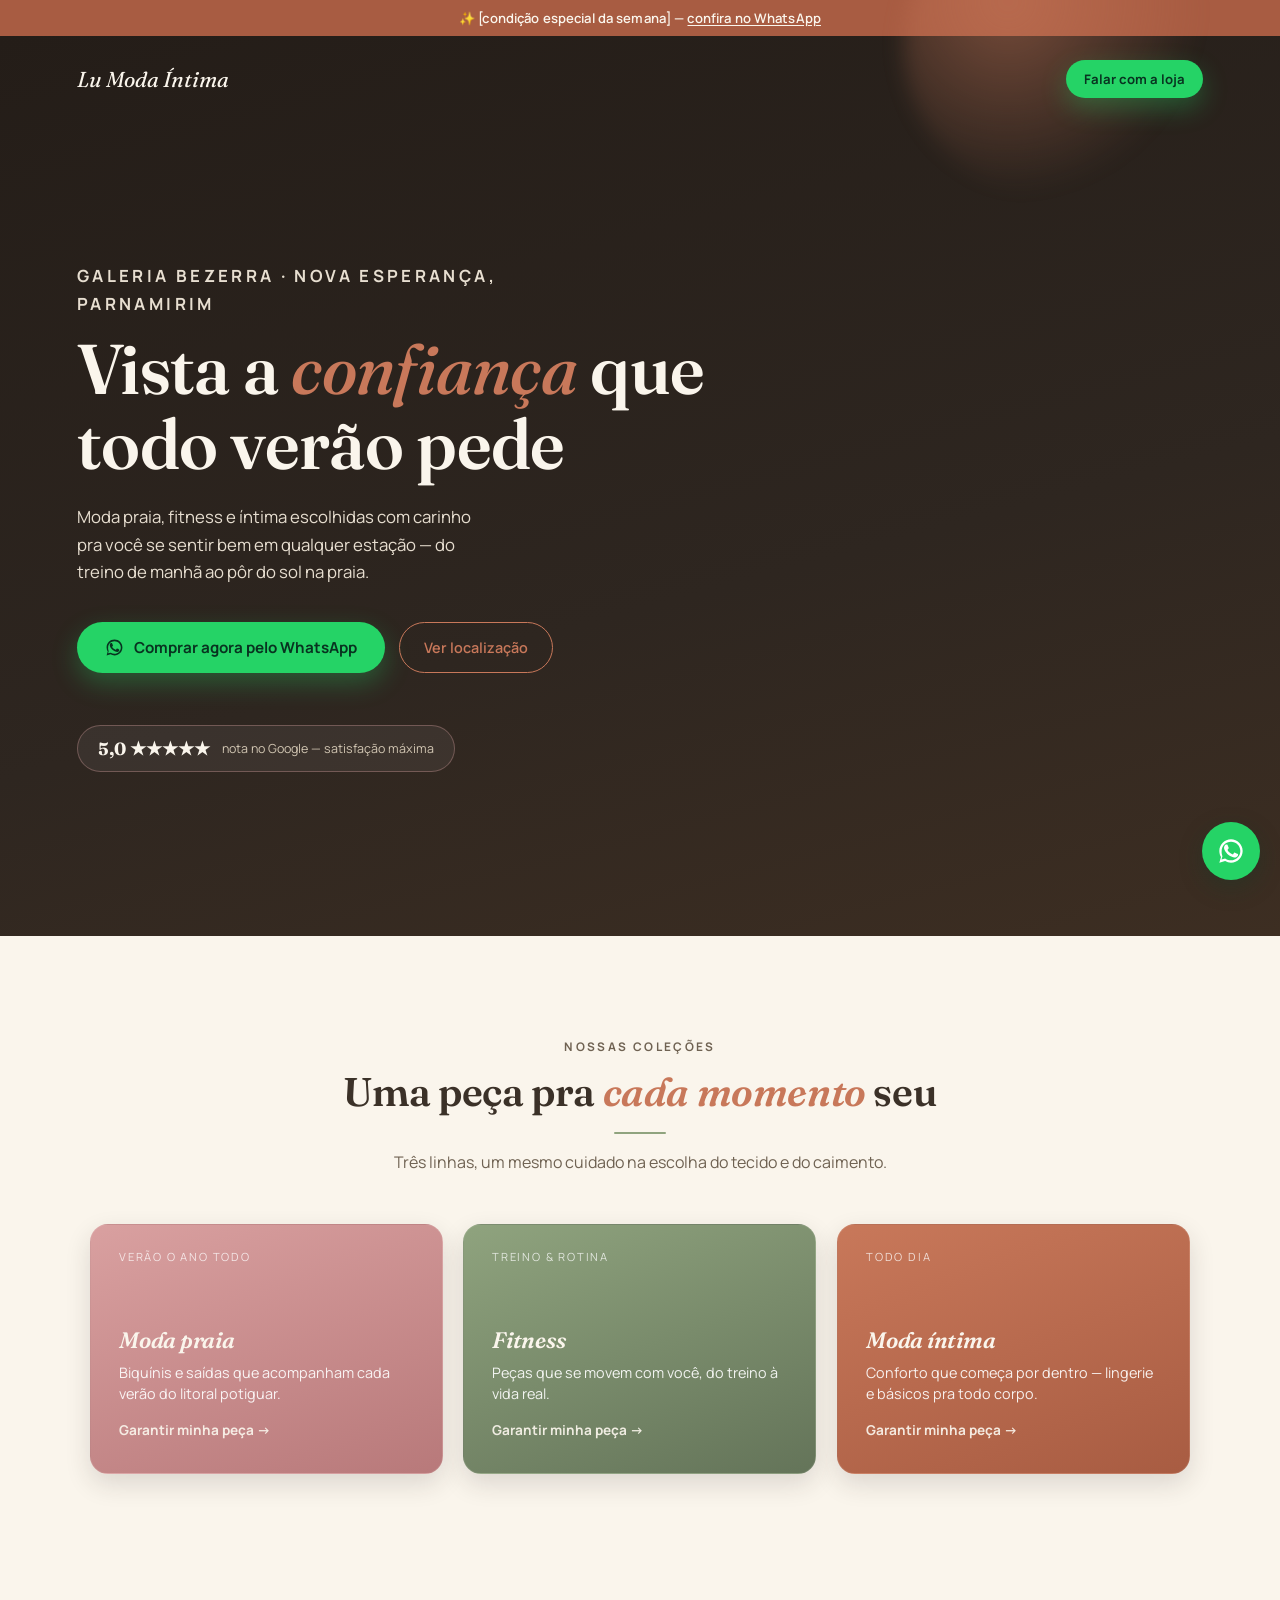
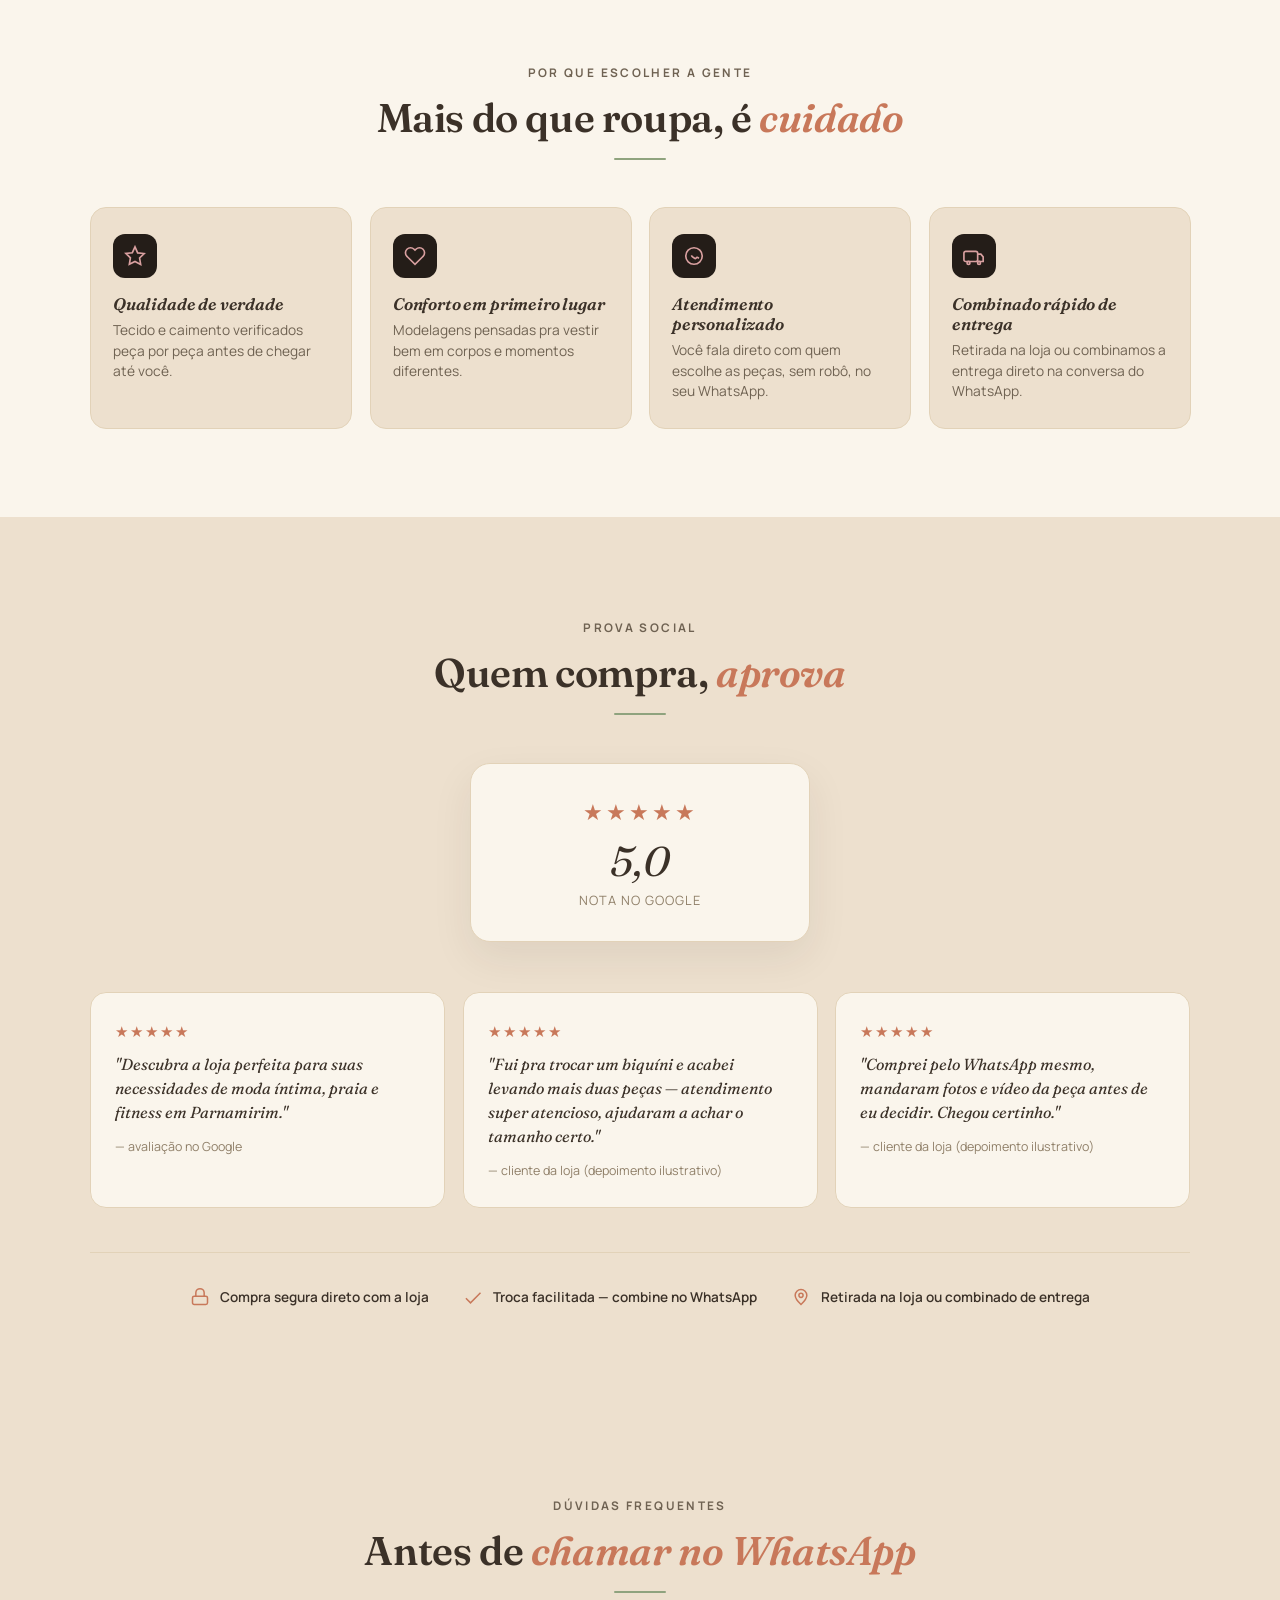
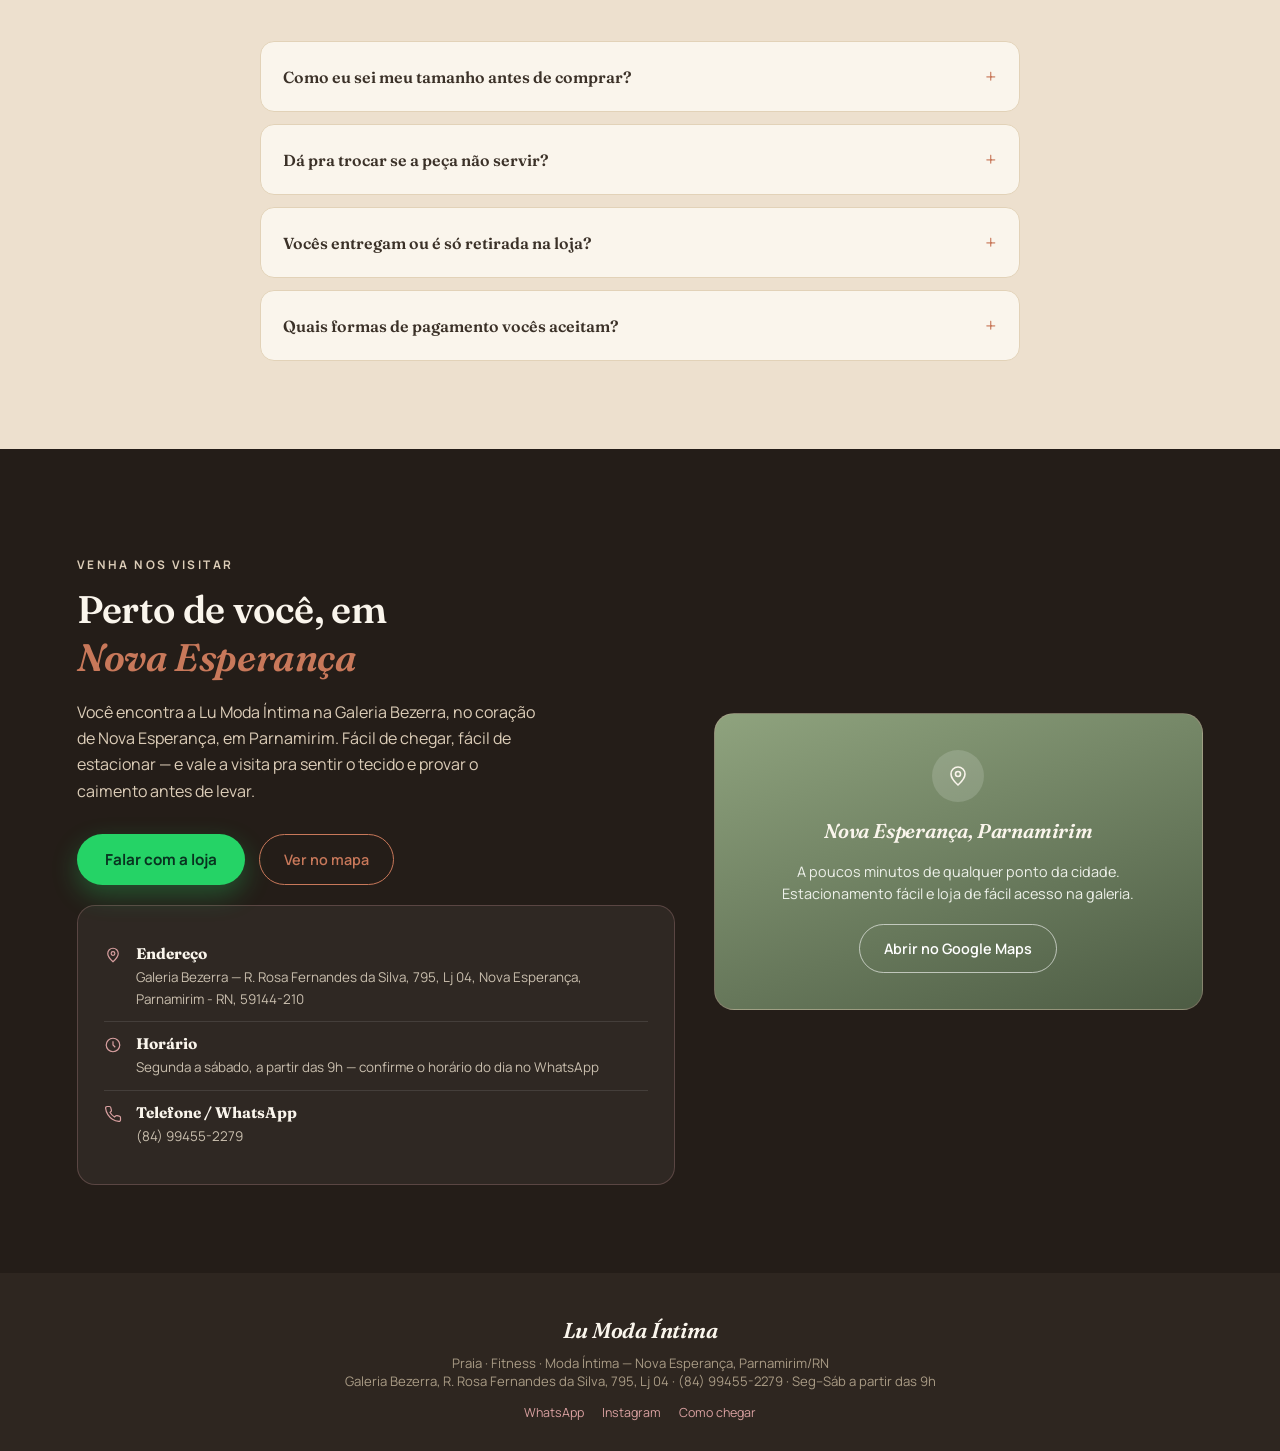
<file: index.html>
<!DOCTYPE html>
<html lang="pt-BR">
<head>
<meta charset="UTF-8">
<meta name="viewport" content="width=device-width, initial-scale=1.0">
<title>Lu Moda Íntima | Moda Praia, Fitness e Íntima em Parnamirim, RN</title>
<meta name="description" content="Loja de moda praia, fitness e íntima na Galeria Bezerra, Nova Esperança, Parnamirim/RN. Nota 5,0 no Google. Atendimento e compras pelo WhatsApp.">
<meta name="keywords" content="moda praia Parnamirim, moda íntima Parnamirim, roupa fitness Parnamirim, biquíni Parnamirim, lingerie Nova Esperança, Lu Moda Íntima">
<meta name="theme-color" content="#2E2620">
<meta property="og:type" content="website">
<meta property="og:title" content="Lu Moda Íntima | Moda Praia, Fitness e Íntima em Parnamirim, RN">
<meta property="og:description" content="Nota 5,0 no Google. Peças de moda praia, fitness e íntima na Galeria Bezerra, Nova Esperança, Parnamirim/RN. Fale agora pelo WhatsApp.">
<meta property="og:locale" content="pt_BR">
<link rel="preconnect" href="https://fonts.googleapis.com">
<link rel="preconnect" href="https://fonts.gstatic.com" crossorigin>
<link href="https://fonts.googleapis.com/css2?family=Fraunces:ital,opsz,wght@0,9..144,400;0,9..144,600;1,9..144,500&family=Manrope:wght@400;500;600;700&display=swap" rel="stylesheet">
<link rel="stylesheet" href="style.css">
<!-- Dados estruturados (SEO local) — ajuda o Google a entender que é um comércio físico -->
<script type="application/ld+json">
{
  "@context": "https://schema.org",
  "@type": "ClothingStore",
  "name": "Lu Moda Íntima",
  "description": "Loja de moda praia, fitness e íntima em Nova Esperança, Parnamirim/RN.",
  "telephone": "+5584994552279",
  "address": {
    "@type": "PostalAddress",
    "streetAddress": "R. Rosa Fernandes da Silva, 795, Lj 04, Galeria Bezerra",
    "addressLocality": "Parnamirim",
    "addressRegion": "RN",
    "postalCode": "59144-210",
    "addressCountry": "BR"
  },
  "openingHours": "Mo-Sa 09:00-18:00",
  "aggregateRating": {
    "@type": "AggregateRating",
    "ratingValue": "5.0",
    "reviewCount": "3"
  },
  "sameAs": ["https://www.instagram.com/llumodaintima/"]
}
</script>
</head>
<body class="no-js">

<!-- WHATSAPP FLUTUANTE -->
<a class="wa-float" href="https://wa.me/5584994552279?text=Oi!%20Vim%20pelo%20site%20e%20quero%20saber%20mais%20sobre%20as%20pe%C3%A7as%20da%20Lu%20Moda%20%C3%8Dntima%20%F0%9F%92%95" target="_blank" aria-label="Chamar no WhatsApp">
  <svg aria-hidden="true" viewBox="0 0 24 24" fill="currentColor"><path d="M17.472 14.382c-.297-.149-1.758-.867-2.03-.967-.273-.099-.471-.148-.67.15-.197.297-.767.966-.94 1.164-.173.199-.347.223-.644.075-.297-.15-1.255-.463-2.39-1.475-.883-.788-1.48-1.761-1.653-2.059-.173-.297-.018-.458.13-.606.134-.133.298-.347.446-.52.149-.174.198-.298.298-.497.099-.198.05-.371-.025-.52-.075-.149-.669-1.612-.916-2.207-.242-.579-.487-.5-.669-.51-.173-.008-.371-.01-.57-.01-.198 0-.52.074-.792.372-.272.297-1.04 1.016-1.04 2.479 0 1.462 1.065 2.875 1.213 3.074.149.198 2.096 3.2 5.077 4.487.709.306 1.262.489 1.694.625.712.227 1.36.195 1.871.118.571-.085 1.758-.719 2.006-1.413.248-.694.248-1.289.173-1.413-.074-.124-.272-.198-.57-.347z"/><path d="M12.001 2C6.478 2 2 6.477 2 12c0 1.887.525 3.647 1.437 5.152L2 22l4.98-1.406A9.955 9.955 0 0012 22c5.523 0 10-4.478 10-10S17.524 2 12.001 2zm0 18.001c-1.729 0-3.339-.478-4.72-1.31l-.338-.2-3.06.865.822-3.011-.221-.31A7.965 7.965 0 014 12c0-4.411 3.589-8 8.001-8 4.411 0 7.999 3.589 7.999 8s-3.588 8-7.999 8z"/></svg>
</a>

<!-- HEADER -->
<header>
  <span class="logo">Lu Moda Íntima</span>
  <a class="btn-wa btn-wa--sm" href="https://wa.me/5584994552279" target="_blank">Falar com a loja</a>
</header>

<!-- FAIXA DE PROMOÇÃO -->
<!-- Texto entre colchetes é placeholder — troque pela condição real antes de publicar. -->
<div class="promo-bar">
  <span>✨ [condição especial da semana] — <a href="https://wa.me/5584994552279?text=Oi!%20Vi%20a%20promo%C3%A7%C3%A3o%20no%20site%20e%20quero%20saber%20mais%20%F0%9F%92%95" target="_blank">confira no WhatsApp</a></span>
</div>

<!-- HERO -->
<section class="hero">
  <p class="eyebrow hero-eyebrow reveal">Galeria Bezerra · Nova Esperança, Parnamirim</p>
  <h1 class="reveal">Vista a <em>confiança</em> que todo verão pede</h1>
  <p class="reveal">Moda praia, fitness e íntima escolhidas com carinho pra você se sentir bem em qualquer estação — do treino de manhã ao pôr do sol na praia.</p>
  <div class="hero-actions reveal">
    <a class="btn-wa" href="https://wa.me/5584994552279?text=Oi!%20Vim%20pelo%20site%20e%20quero%20saber%20mais%20sobre%20as%20pe%C3%A7as%20da%20Lu%20Moda%20%C3%8Dntima%20%F0%9F%92%95" target="_blank">
      <svg aria-hidden="true" width="19" height="19" viewBox="0 0 24 24" fill="currentColor"><path d="M17.472 14.382c-.297-.149-1.758-.867-2.03-.967-.273-.099-.471-.148-.67.15-.197.297-.767.966-.94 1.164-.173.199-.347.223-.644.075-.297-.15-1.255-.463-2.39-1.475-.883-.788-1.48-1.761-1.653-2.059-.173-.297-.018-.458.13-.606.134-.133.298-.347.446-.52.149-.174.198-.298.298-.497.099-.198.05-.371-.025-.52-.075-.149-.669-1.612-.916-2.207-.242-.579-.487-.5-.669-.51-.173-.008-.371-.01-.57-.01-.198 0-.52.074-.792.372-.272.297-1.04 1.016-1.04 2.479 0 1.462 1.065 2.875 1.213 3.074.149.198 2.096 3.2 5.077 4.487.709.306 1.262.489 1.694.625.712.227 1.36.195 1.871.118.571-.085 1.758-.719 2.006-1.413.248-.694.248-1.289.173-1.413-.074-.124-.272-.198-.57-.347z"/><path d="M12.001 2C6.478 2 2 6.477 2 12c0 1.887.525 3.647 1.437 5.152L2 22l4.98-1.406A9.955 9.955 0 0012 22c5.523 0 10-4.478 10-10S17.524 2 12.001 2zm0 18.001c-1.729 0-3.339-.478-4.72-1.31l-.338-.2-3.06.865.822-3.011-.221-.31A7.965 7.965 0 014 12c0-4.411 3.589-8 8.001-8 4.411 0 7.999 3.589 7.999 8s-3.588 8-7.999 8z"/></svg>
      Comprar agora pelo WhatsApp
    </a>
    <a class="btn-outline" href="#localizacao">Ver localização</a>
  </div>
  <div class="hero-badge reveal">
    <strong>5,0 ★★★★★</strong>
    <span>nota no Google — satisfação máxima</span>
  </div>
</section>

<!-- CATEGORIAS -->
<section class="section" id="colecoes">
  <div class="section-head reveal">
    <p class="eyebrow">Nossas coleções</p>
    <h2>Uma peça pra <em>cada momento</em> seu</h2>
    <div class="hairline"></div>
    <p>Três linhas, um mesmo cuidado na escolha do tecido e do caimento.</p>
  </div>
  <div class="cat-grid reveal-group">
    <div class="cat-card cat-2 reveal">
      <span class="tag">Verão o ano todo</span>
      <h3>Moda praia</h3>
      <p>Biquínis e saídas que acompanham cada verão do litoral potiguar.</p>
      <a class="cat-link" href="https://wa.me/5584994552279?text=Oi!%20Quero%20ver%20as%20pe%C3%A7as%20de%20moda%20praia%20da%20Lu%20Moda%20%C3%8Dntima%20%F0%9F%8C%8A" target="_blank">Garantir minha peça →</a>
    </div>
    <div class="cat-card cat-1 reveal">
      <span class="tag">Treino & rotina</span>
      <h3>Fitness</h3>
      <p>Peças que se movem com você, do treino à vida real.</p>
      <a class="cat-link" href="https://wa.me/5584994552279?text=Oi!%20Quero%20ver%20as%20pe%C3%A7as%20fitness%20da%20Lu%20Moda%20%C3%8Dntima%20%F0%9F%92%AA" target="_blank">Garantir minha peça →</a>
    </div>
    <div class="cat-card cat-3 reveal">
      <span class="tag">Todo dia</span>
      <h3>Moda íntima</h3>
      <p>Conforto que começa por dentro — lingerie e básicos pra todo corpo.</p>
      <a class="cat-link" href="https://wa.me/5584994552279?text=Oi!%20Quero%20ver%20as%20pe%C3%A7as%20de%20moda%20%C3%ADntima%20da%20Lu%20Moda%20%C3%8Dntima%20%F0%9F%92%95" target="_blank">Garantir minha peça →</a>
    </div>
  </div>
</section>

<!-- BENEFÍCIOS -->
<section class="section benefits">
  <div class="section-head reveal">
    <p class="eyebrow">Por que escolher a gente</p>
    <h2>Mais do que roupa, é <em>cuidado</em></h2>
    <div class="hairline"></div>
  </div>
  <div class="benefit-grid reveal-group">
    <div class="benefit-card reveal">
      <div class="benefit-ic">
        <svg aria-hidden="true" width="22" height="22" viewBox="0 0 24 24" fill="none" stroke="currentColor" stroke-width="1.8"><path d="M12 2l2.9 6.6L22 9.3l-5 4.9 1.2 7-6.2-3.3L5.8 21l1.2-7-5-4.9 7.1-.7z"/></svg>
      </div>
      <h3>Qualidade de verdade</h3>
      <p>Tecido e caimento verificados peça por peça antes de chegar até você.</p>
    </div>
    <div class="benefit-card reveal">
      <div class="benefit-ic">
        <svg aria-hidden="true" width="22" height="22" viewBox="0 0 24 24" fill="none" stroke="currentColor" stroke-width="1.8"><path d="M20.8 4.6a5.5 5.5 0 00-7.8 0L12 5.6l-1-1a5.5 5.5 0 00-7.8 7.8l1 1L12 21l7.8-7.6 1-1a5.5 5.5 0 000-7.8z"/></svg>
      </div>
      <h3>Conforto em primeiro lugar</h3>
      <p>Modelagens pensadas pra vestir bem em corpos e momentos diferentes.</p>
    </div>
    <div class="benefit-card reveal">
      <div class="benefit-ic">
        <svg aria-hidden="true" width="22" height="22" viewBox="0 0 24 24" fill="none" stroke="currentColor" stroke-width="1.8"><path d="M17.472 14.382c-.297-.149-1.758-.867-2.03-.967-.273-.099-.471-.148-.67.15-.197.297-.767.966-.94 1.164-.173.199-.347.223-.644.075-.297-.15-1.255-.463-2.39-1.475-.883-.788-1.48-1.761-1.653-2.059"/><circle cx="12" cy="12" r="9"/></svg>
      </div>
      <h3>Atendimento personalizado</h3>
      <p>Você fala direto com quem escolhe as peças, sem robô, no seu WhatsApp.</p>
    </div>
    <div class="benefit-card reveal">
      <div class="benefit-ic">
        <svg aria-hidden="true" width="22" height="22" viewBox="0 0 24 24" fill="none" stroke="currentColor" stroke-width="1.8"><rect x="1" y="7" width="15" height="11" rx="2"/><path d="M16 10h3.5l2.5 3v5h-6"/><circle cx="6" cy="19.5" r="1.6"/><circle cx="17.5" cy="19.5" r="1.6"/></svg>
      </div>
      <h3>Combinado rápido de entrega</h3>
      <p>Retirada na loja ou combinamos a entrega direto na conversa do WhatsApp.</p>
    </div>
  </div>
</section>

<!-- PROVA SOCIAL -->
<section class="section social">
  <div class="section-head reveal">
    <p class="eyebrow">Prova social</p>
    <h2>Quem compra, <em>aprova</em></h2>
    <div class="hairline"></div>
  </div>
  <div class="badge-5 reveal">
    <div class="stars">★★★★★</div>
    <div class="score">5,0</div>
    <div class="label">Nota no Google</div>
  </div>

  <!--
    NOTA IMPORTANTE PRO DESENVOLVEDOR/CLIENTE:
    Só existe 1 avaliação real verificada no Google (a primeira, com selo
    "avaliação no Google"). Os outros dois cards abaixo são depoimentos
    fictícios ilustrativos — por isso NÃO usam o selo do Google, e sim
    "cliente da loja". Antes de publicar de verdade, o ideal é substituir
    esses dois por avaliações reais coletadas com clientes (print do
    WhatsApp, áudio transcrito, etc.), pra manter a prova social honesta.
  -->
  <div class="testi-grid reveal-group">
    <div class="testi-card reveal">
      <div class="stars">★★★★★</div>
      <blockquote>"Descubra a loja perfeita para suas necessidades de moda íntima, praia e fitness em Parnamirim."</blockquote>
      <p class="who">— avaliação no Google</p>
    </div>
    <div class="testi-card reveal">
      <div class="stars">★★★★★</div>
      <blockquote>"Fui pra trocar um biquíni e acabei levando mais duas peças — atendimento super atencioso, ajudaram a achar o tamanho certo."</blockquote>
      <p class="who">— cliente da loja (depoimento ilustrativo)</p>
    </div>
    <div class="testi-card reveal">
      <div class="stars">★★★★★</div>
      <blockquote>"Comprei pelo WhatsApp mesmo, mandaram fotos e vídeo da peça antes de eu decidir. Chegou certinho."</blockquote>
      <p class="who">— cliente da loja (depoimento ilustrativo)</p>
    </div>
  </div>

  <!-- SELOS DE CONFIANÇA -->
  <div class="trust-row reveal">
    <div class="trust-item">
      <svg aria-hidden="true" width="20" height="20" viewBox="0 0 24 24" fill="none" stroke="currentColor" stroke-width="1.8"><rect x="3" y="11" width="18" height="10" rx="2"/><path d="M7 11V7a5 5 0 0110 0v4"/></svg>
      <span>Compra segura direto com a loja</span>
    </div>
    <div class="trust-item">
      <svg aria-hidden="true" width="20" height="20" viewBox="0 0 24 24" fill="none" stroke="currentColor" stroke-width="1.8"><path d="M21 7L9 19l-5.5-5.5"/></svg>
      <span>Troca facilitada — combine no WhatsApp</span>
    </div>
    <div class="trust-item">
      <svg aria-hidden="true" width="20" height="20" viewBox="0 0 24 24" fill="none" stroke="currentColor" stroke-width="1.8"><path d="M12 21s-7-6.2-7-11a7 7 0 0114 0c0 4.8-7 11-7 11z"/><circle cx="12" cy="10" r="2.5"/></svg>
      <span>Retirada na loja ou combinado de entrega</span>
    </div>
  </div>
</section>

<!-- FAQ -->
<section class="section faq">
  <div class="section-head reveal">
    <p class="eyebrow">Dúvidas frequentes</p>
    <h2>Antes de <em>chamar no WhatsApp</em></h2>
    <div class="hairline"></div>
  </div>
  <div class="faq-list reveal-group">
    <details class="faq-item reveal">
      <summary>Como eu sei meu tamanho antes de comprar?</summary>
      <p>É só chamar no WhatsApp e mandar suas medidas — a equipe te ajuda a achar o caimento certo antes de fechar a compra.</p>
    </details>
    <details class="faq-item reveal">
      <summary>Dá pra trocar se a peça não servir?</summary>
      <p>Dá sim. Combine a troca direto pelo WhatsApp, com a peça em mãos e etiqueta — mais simples e rápido do que processo de loja online.</p>
    </details>
    <details class="faq-item reveal">
      <summary>Vocês entregam ou é só retirada na loja?</summary>
      <p>Os dois. Você pode retirar na Galeria Bezerra ou combinar a entrega diretamente na conversa do WhatsApp.</p>
    </details>
    <details class="faq-item reveal">
      <summary>Quais formas de pagamento vocês aceitam?</summary>
      <p>Pix, cartão e dinheiro na loja. Pra compras combinadas pelo WhatsApp, a forma de pagamento é acertada na conversa.</p>
    </details>
  </div>
</section>

<!-- LOCALIZAÇÃO E CONTATO -->
<section class="location" id="localizacao">
  <div class="reveal">
    <p class="eyebrow">Venha nos visitar</p>
    <h2>Perto de você, em <em>Nova Esperança</em></h2>
    <p>Você encontra a Lu Moda Íntima na Galeria Bezerra, no coração de Nova Esperança, em Parnamirim. Fácil de chegar, fácil de estacionar — e vale a visita pra sentir o tecido e provar o caimento antes de levar.</p>
    <div class="location-actions">
      <a class="btn-wa" href="https://wa.me/5584994552279?text=Oi!%20Vim%20pelo%20site%20e%20quero%20saber%20mais%20sobre%20as%20pe%C3%A7as%20da%20Lu%20Moda%20%C3%8Dntima%20%F0%9F%92%95" target="_blank">Falar com a loja</a>
      <a class="btn-outline" href="https://www.google.com/maps/search/?api=1&query=Lu+Moda+%C3%8Dntima+Galeria+Bezerra+Parnamirim" target="_blank">Ver no mapa</a>
    </div>
    <div class="info-card">
      <div class="info-row">
        <span class="ic">
          <svg aria-hidden="true" width="18" height="18" viewBox="0 0 24 24" fill="none" stroke="currentColor" stroke-width="1.6"><path d="M12 21s-7-6.2-7-11a7 7 0 0114 0c0 4.8-7 11-7 11z"/><circle cx="12" cy="10" r="2.5"/></svg>
        </span>
        <div><strong>Endereço</strong><span>Galeria Bezerra — R. Rosa Fernandes da Silva, 795, Lj 04, Nova Esperança, Parnamirim - RN, 59144-210</span></div>
      </div>
      <div class="info-row">
        <span class="ic">
          <svg aria-hidden="true" width="18" height="18" viewBox="0 0 24 24" fill="none" stroke="currentColor" stroke-width="1.6"><circle cx="12" cy="12" r="9"/><path d="M12 7v5l3 3"/></svg>
        </span>
        <div><strong>Horário</strong><span>Segunda a sábado, a partir das 9h — confirme o horário do dia no WhatsApp</span></div>
      </div>
      <div class="info-row">
        <span class="ic">
          <svg aria-hidden="true" width="18" height="18" viewBox="0 0 24 24" fill="none" stroke="currentColor" stroke-width="1.6"><path d="M22 16.92v3a2 2 0 01-2.18 2 19.79 19.79 0 01-8.63-3.07 19.5 19.5 0 01-6-6 19.79 19.79 0 01-3.07-8.67A2 2 0 014.11 2h3a2 2 0 012 1.72c.127.96.362 1.903.7 2.81a2 2 0 01-.45 2.11L8.09 9.91a16 16 0 006 6l1.27-1.27a2 2 0 012.11-.45c.907.338 1.85.573 2.81.7A2 2 0 0122 16.92z"/></svg>
        </span>
        <div><strong>Telefone / WhatsApp</strong><span>(84) 99455-2279</span></div>
      </div>
    </div>
  </div>

  <!-- "mapa conceitual" — bloco visual em CSS puro, sem depender de API externa -->
  <div class="map-card reveal">
    <div class="pin">
      <svg aria-hidden="true" width="24" height="24" viewBox="0 0 24 24" fill="none" stroke="currentColor" stroke-width="1.6"><path d="M12 21s-7-6.2-7-11a7 7 0 0114 0c0 4.8-7 11-7 11z"/><circle cx="12" cy="10" r="2.5"/></svg>
    </div>
    <h3>Nova Esperança, Parnamirim</h3>
    <p>A poucos minutos de qualquer ponto da cidade. Estacionamento fácil e loja de fácil acesso na galeria.</p>
    <a class="btn-outline" style="border-color:rgba(255,255,255,0.6); color:#fff;" href="https://www.google.com/maps/search/?api=1&query=Lu+Moda+%C3%8Dntima+Galeria+Bezerra+Parnamirim" target="_blank">Abrir no Google Maps</a>
  </div>
</section>

<!-- RODAPÉ -->
<footer>
  <span class="logo display">Lu Moda Íntima</span>
  Praia · Fitness · Moda Íntima — Nova Esperança, Parnamirim/RN<br>
  Galeria Bezerra, R. Rosa Fernandes da Silva, 795, Lj 04 · (84) 99455-2279 · Seg–Sáb a partir das 9h
  <div class="foot-links">
    <a href="https://wa.me/5584994552279" target="_blank">WhatsApp</a>
    <a href="https://www.instagram.com/llumodaintima/" target="_blank">Instagram</a>
    <a href="https://www.google.com/maps/search/?api=1&query=Lu+Moda+%C3%8Dntima+Galeria+Bezerra+Parnamirim" target="_blank">Como chegar</a>
  </div>
</footer>

<!-- ==========================================================
     12. SCROLL REVEAL — JavaScript puro, Intersection Observer
     Leve de propósito: 1 observer só, unobserve após revelar
     (não fica escutando scroll o tempo todo), rootMargin negativo
     pra disparar um pouco antes do elemento entrar 100% na tela.
     ========================================================== -->
<script>
(function(){
  // remove a classe de fallback assim que o JS confirma que está rodando
  document.body.classList.remove('no-js');

  var elementos = document.querySelectorAll('.reveal');

  // Se o navegador não suporta IntersectionObserver (muito raro hoje em dia),
  // mostra tudo direto em vez de deixar escondido.
  if(!('IntersectionObserver' in window)){
    elementos.forEach(function(el){ el.classList.add('is-visible'); });
    return;
  }

  var observer = new IntersectionObserver(function(entries, obs){
    entries.forEach(function(entry){
      if(entry.isIntersecting){
        entry.target.classList.add('is-visible');
        obs.unobserve(entry.target); // já revelou, para de observar — leve pra CPU/bateria
      }
    });
  }, {
    threshold: 0.12,
    rootMargin: '0px 0px -8% 0px'
  });

  elementos.forEach(function(el){ observer.observe(el); });
})();
</script>

</body>
</html>
</file>
<file: style.css>
/* ==========================================================
   1. TOKENS — paleta (areia · terracota · rosa-chá · sálvia)
      e tipografia (Fraunces = display, Manrope = corpo/UI)
   ========================================================== */
:root{
  --sand:          #EDE0CE;  /* fundo claro principal */
  --cream:         #FAF5EC;  /* fundo alternativo / cards */
  --terracotta:    #C8785A;  /* acento quente principal */
  --terracotta-d:  #A85C42;  /* terracota escuro — hover */
  --rose:          #D9A0A0;  /* rosa-chá — acento feminino */
  --sage:          #8FA37E;  /* verde-sálvia — acento secundário */
  --charcoal:      #2E2620;  /* fundo escuro — hero/rodapé */
  --charcoal-2:    #241D18;
  --ink:           #3B3128;  /* texto sobre fundo claro */
  --wa-green:      #25D366;

  /* timing da animação de scroll reveal */
  --reveal-duration: 700ms;
  --reveal-ease: cubic-bezier(.21,.86,.32,1);
}
*{margin:0;padding:0;box-sizing:border-box;}
html{scroll-behavior:smooth;}
body{
  font-family:'Manrope', sans-serif;
  background:var(--cream);
  color:var(--ink);
  overflow-x:hidden;
}
h1,h2,h3,.display{
  font-family:'Fraunces', serif;
  font-weight:600;
  letter-spacing:-0.01em;
}
a{text-decoration:none; color:inherit;}
img{max-width:100%; display:block;}
.eyebrow{
  font-size:0.74rem;
  letter-spacing:0.2em;
  text-transform:uppercase;
  color:var(--terracotta-d);
  font-weight:700;
}
.hairline{width:52px; height:2px; background:var(--sage); margin:16px 0; border-radius:2px;}

/* ==========================================================
   2. SCROLL REVEAL — fade-in + sobe suavemente
   Usa opacity + transform (GPU-friendly, leve em celulares antigos).
   O JS só adiciona a classe .is-visible; toda a animação vive aqui no CSS.
   ========================================================== */
.reveal{
  opacity:0;
  transform:translateY(28px);
  transition:opacity var(--reveal-duration) var(--reveal-ease),
             transform var(--reveal-duration) var(--reveal-ease);
  will-change:opacity, transform;
}
.reveal.is-visible{
  opacity:1;
  transform:translateY(0);
}
/* delay progressivo pra grupos de cards (efeito cascata) */
.reveal-group > .reveal:nth-child(1){transition-delay:0ms;}
.reveal-group > .reveal:nth-child(2){transition-delay:110ms;}
.reveal-group > .reveal:nth-child(3){transition-delay:220ms;}

/* Acessibilidade: quem pede menos movimento vê o conteúdo direto, sem animação */
@media (prefers-reduced-motion: reduce){
  .reveal{opacity:1; transform:none; transition:none;}
}
/* Fallback: se o JS não carregar por algum motivo, nada fica escondido pra sempre */
.no-js .reveal{opacity:1; transform:none;}

/* ==========================================================
   3. BOTÕES DE WHATSAPP — pulso + hover
   ========================================================== */
.wa-float{
  position:fixed; bottom:20px; right:20px; z-index:999;
  width:58px; height:58px; border-radius:50%;
  background:var(--wa-green); color:#fff;
  display:flex; align-items:center; justify-content:center;
  box-shadow:0 8px 22px rgba(20,60,40,0.35);
  animation:wa-pulse 2.6s infinite;
  transition:transform .25s ease;
}
.wa-float:hover{transform:scale(1.1) rotate(-6deg);}
.wa-float svg{width:28px; height:28px;}
@keyframes wa-pulse{
  0%{box-shadow:0 8px 22px rgba(37,211,102,0.4),0 0 0 0 rgba(37,211,102,0.5);}
  70%{box-shadow:0 8px 22px rgba(37,211,102,0.4),0 0 0 14px rgba(37,211,102,0);}
  100%{box-shadow:0 8px 22px rgba(37,211,102,0.4),0 0 0 0 rgba(37,211,102,0);}
}
.btn-wa{
  display:inline-flex; align-items:center; gap:10px;
  background:var(--wa-green); color:#083320;
  font-family:'Manrope', sans-serif; font-weight:700; font-size:0.95rem;
  padding:15px 28px; border-radius:100px;
  box-shadow:0 10px 26px rgba(37,211,102,0.3);
  transition:transform .25s ease, box-shadow .25s ease, background .25s ease;
}
.btn-wa:hover{transform:translateY(-3px); box-shadow:0 16px 32px rgba(37,211,102,0.45); background:#20bd5a;}
.btn-wa:active{transform:translateY(-1px);}
.btn-outline{
  display:inline-flex; align-items:center; gap:8px;
  border:1px solid var(--terracotta); color:var(--terracotta);
  font-size:0.9rem; font-weight:600; padding:14px 24px; border-radius:100px;
  transition:background .25s ease, color .25s ease, transform .25s ease;
}
.btn-outline:hover{background:var(--terracotta); color:var(--cream); transform:translateY(-2px);}

/* ==========================================================
   4. HEADER
   ========================================================== */
header{
  position:absolute; top:38px; left:0; right:0; z-index:50;
  display:flex; justify-content:space-between; align-items:center;
  padding:22px 6vw; color:var(--cream);
}
.logo{font-family:'Fraunces', serif; font-size:1.35rem; font-style:italic;}

.btn-wa--sm{padding:10px 18px !important; font-size:0.82rem !important;}

/* Faixa de promoção — fica no topo absoluto da página, acima do header */
.promo-bar{
  background:var(--terracotta-d);
  color:var(--cream);
  text-align:center;
  font-size:0.82rem;
  font-weight:600;
  padding:9px 6vw;
  letter-spacing:0.01em;
}
.promo-bar a{text-decoration:underline; text-underline-offset:2px;}
.promo-bar a:hover{color:var(--sand);}

/* ==========================================================
   5. HERO
   ========================================================== */
.hero{
  position:relative; min-height:100vh;
  background:linear-gradient(165deg, var(--charcoal-2) 0%, var(--charcoal) 60%, #3d2e22 100%);
  color:var(--cream);
  display:flex; flex-direction:column; justify-content:center;
  padding:130px 6vw 90px;
}
.hero::before{
  content:""; position:absolute; top:-140px; right:6%;
  width:300px; height:300px; border-radius:50%;
  background:radial-gradient(circle at 35% 35%, rgba(200,120,90,0.5), transparent 70%);
  filter:blur(10px);
}
.hero-eyebrow{color:var(--rose); margin-bottom:14px;}
.hero h1{font-size:clamp(2.2rem, 7vw, 4.4rem); line-height:1.06; max-width:15ch;}
.hero h1 em{color:var(--terracotta); font-style:italic; font-weight:500;}
.hero p{margin-top:22px; max-width:42ch; font-size:1.05rem; line-height:1.65; color:#e7ded0;}
.hero-actions{margin-top:36px; display:flex; gap:14px; flex-wrap:wrap;}
.hero-badge{
  margin-top:52px; display:inline-flex; align-items:center; gap:12px;
  background:rgba(255,255,255,0.06); border:1px solid rgba(217,160,160,0.35);
  padding:12px 20px; border-radius:100px; width:fit-content;
}
.hero-badge strong{font-family:'Fraunces',serif; font-size:1.1rem; color:var(--cream);}
.hero-badge span{font-size:0.78rem; color:#d2c6b3;}

/* ==========================================================
   6. SEÇÕES / CATEGORIAS
   ========================================================== */
.section{padding:88px 6vw;}
.section-head{max-width:600px; margin:0 auto 48px; text-align:center;}
.section-head h2{font-size:clamp(1.8rem,4vw,2.5rem); margin-top:10px; color:var(--ink);}
.section-head h2 em{color:var(--terracotta); font-style:italic;}
.section-head p{margin-top:14px; color:#6f6252; line-height:1.6;}
.section-head .hairline{margin-left:auto; margin-right:auto;}

.cat-grid{max-width:1100px; margin:0 auto; display:grid; grid-template-columns:1fr; gap:20px;}
@media (min-width:760px){ .cat-grid{grid-template-columns:repeat(3,1fr);} }
.cat-card{
  position:relative; border-radius:18px; padding:34px 28px; min-height:250px;
  display:flex; flex-direction:column; justify-content:flex-end;
  color:var(--cream); overflow:hidden;
  border:1px solid rgba(255,255,255,0.08);
  box-shadow:0 10px 26px rgba(46,38,32,0.14);
  transition:transform .3s var(--reveal-ease), box-shadow .3s ease;
}
.cat-card:hover{transform:translateY(-7px); box-shadow:0 20px 40px rgba(46,38,32,0.22);}
.cat-card .tag{position:absolute; top:24px; left:28px; font-size:0.7rem; letter-spacing:0.16em; text-transform:uppercase; color:rgba(255,255,255,0.75);}
.cat-card h3{font-size:1.4rem; font-style:italic; margin-bottom:8px;}
.cat-card p{font-size:0.9rem; line-height:1.5; color:rgba(255,255,255,0.9);}
.cat-link{
  display:inline-flex; align-items:center; gap:4px;
  margin-top:16px; font-size:0.85rem; font-weight:700; color:var(--cream);
  width:fit-content;
  transition:gap .2s ease, opacity .2s ease;
  opacity:0.92;
}
.cat-link:hover{gap:9px; opacity:1;}
.cat-1{background:linear-gradient(160deg, var(--sage), #647459);}
.cat-2{background:linear-gradient(160deg, var(--rose), #b8797a);}
.cat-3{background:linear-gradient(160deg, var(--terracotta), var(--terracotta-d));}

/* ==========================================================
   7. PROVA SOCIAL
   ========================================================== */
.social{background:var(--sand);}
.badge-5{
  max-width:340px; margin:0 auto 50px; background:var(--cream);
  border:1px solid #e2d2b8; border-radius:20px; padding:32px; text-align:center;
  box-shadow:0 16px 40px rgba(46,38,32,0.08);
}
.badge-5 .stars{color:var(--terracotta); font-size:1.4rem; letter-spacing:3px; margin-bottom:8px;}
.badge-5 .score{font-family:'Fraunces',serif; font-size:2.6rem; font-style:italic; color:var(--ink);}
.badge-5 .label{font-size:0.8rem; color:#8f7f68; letter-spacing:0.08em; text-transform:uppercase; margin-top:4px;}

.testi-grid{max-width:1100px; margin:0 auto; display:grid; grid-template-columns:1fr; gap:18px;}
@media (min-width:760px){ .testi-grid{grid-template-columns:repeat(3,1fr);} }
.testi-card{
  background:var(--cream); border:1px solid #e2d2b8; border-radius:16px; padding:28px 24px;
  transition:transform .25s ease, box-shadow .25s ease;
}
.testi-card:hover{transform:translateY(-4px); box-shadow:0 14px 30px rgba(46,38,32,0.08);}
.testi-card .stars{color:var(--terracotta); font-size:0.95rem; letter-spacing:2px; margin-bottom:10px;}
.testi-card blockquote{font-family:'Fraunces',serif; font-style:italic; font-size:1rem; line-height:1.5; color:var(--ink);}
.testi-card .who{margin-top:14px; font-size:0.78rem; color:#8f7f68;}

/* ==========================================================
   8. LOCALIZAÇÃO — mapa conceitual (CSS puro, sem dependência externa)
   ========================================================== */
.location{
  background:var(--charcoal-2); color:var(--cream); padding:88px 6vw;
  display:grid; grid-template-columns:1fr; gap:40px;
}
@media (min-width:860px){ .location{grid-template-columns:1.1fr 0.9fr; align-items:center;} }
.location h2{font-size:clamp(1.8rem,3.6vw,2.4rem); margin-top:10px; max-width:14ch;}
.location h2 em{color:var(--terracotta); font-style:italic;}
.location p{margin-top:18px; color:#dccdb8; line-height:1.65; max-width:46ch;}
.location-actions{margin-top:30px; display:flex; gap:14px; flex-wrap:wrap;}

.map-card{
  background:linear-gradient(160deg, var(--sage), #4d5c44);
  border-radius:20px; padding:36px; text-align:center; color:var(--cream);
  border:1px solid rgba(217,160,160,0.25);
}
.map-card .pin{
  width:52px; height:52px; margin:0 auto 16px; border-radius:50%;
  background:rgba(255,255,255,0.15); display:flex; align-items:center; justify-content:center;
}
.map-card h3{font-family:'Fraunces',serif; font-style:italic; font-size:1.25rem; margin-bottom:8px;}
.map-card p{font-size:0.9rem; color:#eef1ea; line-height:1.5; margin-bottom:20px;}

.info-card{background:rgba(255,255,255,0.05); border:1px solid rgba(217,160,160,0.25); border-radius:18px; padding:26px; margin-top:20px;}
.info-row{display:flex; gap:14px; padding:12px 0; border-bottom:1px solid rgba(255,255,255,0.1);}
.info-row:last-child{border-bottom:none;}
.info-row .ic{color:var(--rose); flex-shrink:0; margin-top:2px;}
.info-row strong{display:block; font-family:'Fraunces',serif; font-size:0.96rem; margin-bottom:2px;}
.info-row span{font-size:0.84rem; color:#cabfae; line-height:1.5;}

/* ==========================================================
   9. RODAPÉ
   ========================================================== */
footer{background:var(--charcoal); color:#a99b85; padding:44px 6vw 30px; text-align:center; font-size:0.82rem;}
footer .logo{color:var(--cream); display:block; margin-bottom:10px;}
footer .foot-links{margin-top:14px; display:flex; gap:18px; justify-content:center; flex-wrap:wrap; font-size:0.78rem;}
footer .foot-links a{color:var(--rose); transition:color .2s ease;}
footer .foot-links a:hover{color:var(--terracotta);}

/* ==========================================================
   10. ACESSIBILIDADE
   ========================================================== */
:focus-visible{outline:2px solid var(--sage); outline-offset:3px;}
@media (prefers-reduced-motion: reduce){
  .wa-float{animation:none;}
}

/* ==========================================================
   11. MOBILE — telas pequenas
   ========================================================== */
/* ==========================================================
   9.1 BENEFÍCIOS
   ========================================================== */
.benefits{background:var(--cream);}
.benefit-grid{
  max-width:1100px; margin:0 auto;
  display:grid; grid-template-columns:1fr; gap:18px;
}
@media (min-width:640px){ .benefit-grid{grid-template-columns:repeat(2,1fr);} }
@media (min-width:960px){ .benefit-grid{grid-template-columns:repeat(4,1fr);} }
.benefit-card{
  background:var(--sand);
  border:1px solid #e2d2b8;
  border-radius:16px;
  padding:26px 22px;
  transition:transform .25s ease, box-shadow .25s ease, border-color .25s ease;
}
.benefit-card:hover{
  transform:translateY(-5px);
  box-shadow:0 14px 30px rgba(46,38,32,0.1);
  border-color:var(--terracotta);
}
.benefit-ic{
  width:44px; height:44px; border-radius:12px;
  background:var(--charcoal-2); color:var(--rose);
  display:flex; align-items:center; justify-content:center;
  margin-bottom:16px;
}
.benefit-card h3{font-size:1.05rem; font-style:italic; margin-bottom:6px; color:var(--ink);}
.benefit-card p{font-size:0.86rem; line-height:1.5; color:#6f6252;}

/* ==========================================================
   9.2 SELOS DE CONFIANÇA
   ========================================================== */
.trust-row{
  max-width:1100px; margin:44px auto 0;
  display:flex; flex-wrap:wrap; justify-content:center; gap:14px 34px;
  padding-top:34px; border-top:1px solid #e2d2b8;
}
.trust-item{
  display:flex; align-items:center; gap:10px;
  font-size:0.85rem; font-weight:600; color:var(--ink);
}
.trust-item svg{color:var(--terracotta); flex-shrink:0;}

/* ==========================================================
   9.3 FAQ — accordion nativo (details/summary, sem JS extra)
   ========================================================== */
.faq{background:var(--sand);}
.faq-list{max-width:760px; margin:0 auto; display:flex; flex-direction:column; gap:12px;}
.faq-item{
  background:var(--cream);
  border:1px solid #e2d2b8;
  border-radius:14px;
  padding:6px 22px;
  transition:border-color .2s ease, box-shadow .2s ease;
}
.faq-item:hover{border-color:var(--terracotta);}
.faq-item[open]{box-shadow:0 10px 26px rgba(46,38,32,0.08);}
.faq-item summary{
  padding:16px 0;
  cursor:pointer;
  font-family:'Fraunces', serif;
  font-weight:600;
  font-size:1rem;
  color:var(--ink);
  list-style:none;
  display:flex; justify-content:space-between; align-items:center; gap:12px;
}
.faq-item summary::-webkit-details-marker{display:none;}
.faq-item summary::after{
  content:"+";
  font-size:1.3rem;
  color:var(--terracotta);
  flex-shrink:0;
  transition:transform .25s ease;
}
.faq-item[open] summary::after{transform:rotate(45deg);}
.faq-item p{padding-bottom:18px; font-size:0.92rem; line-height:1.6; color:#5f5346;}

@media (max-width:480px){
  header{padding:16px 5vw;}
  .logo{font-size:1.15rem;}
  .promo-bar{font-size:0.76rem; padding:10px 5vw;}
  .hero{padding:112px 6vw 70px;}
  .hero::before{width:200px; height:200px; top:-80px; right:-40px;}
  .hero h1{max-width:100%;}
  .hero-actions{flex-direction:column; align-items:stretch;}
  .hero-actions a{justify-content:center;}
  .section{padding:64px 6vw;}
  .trust-row{flex-direction:column; align-items:flex-start; gap:16px;}
  .faq-item summary{font-size:0.94rem;}
  .cat-link, .btn-wa, .btn-outline, .faq-item summary{min-height:44px;} /* alvo de toque confortável no celular */
  .location{padding:64px 6vw;}
  .wa-float{width:52px; height:52px;}
  .wa-float svg{width:24px; height:24px;}
}
</file>
